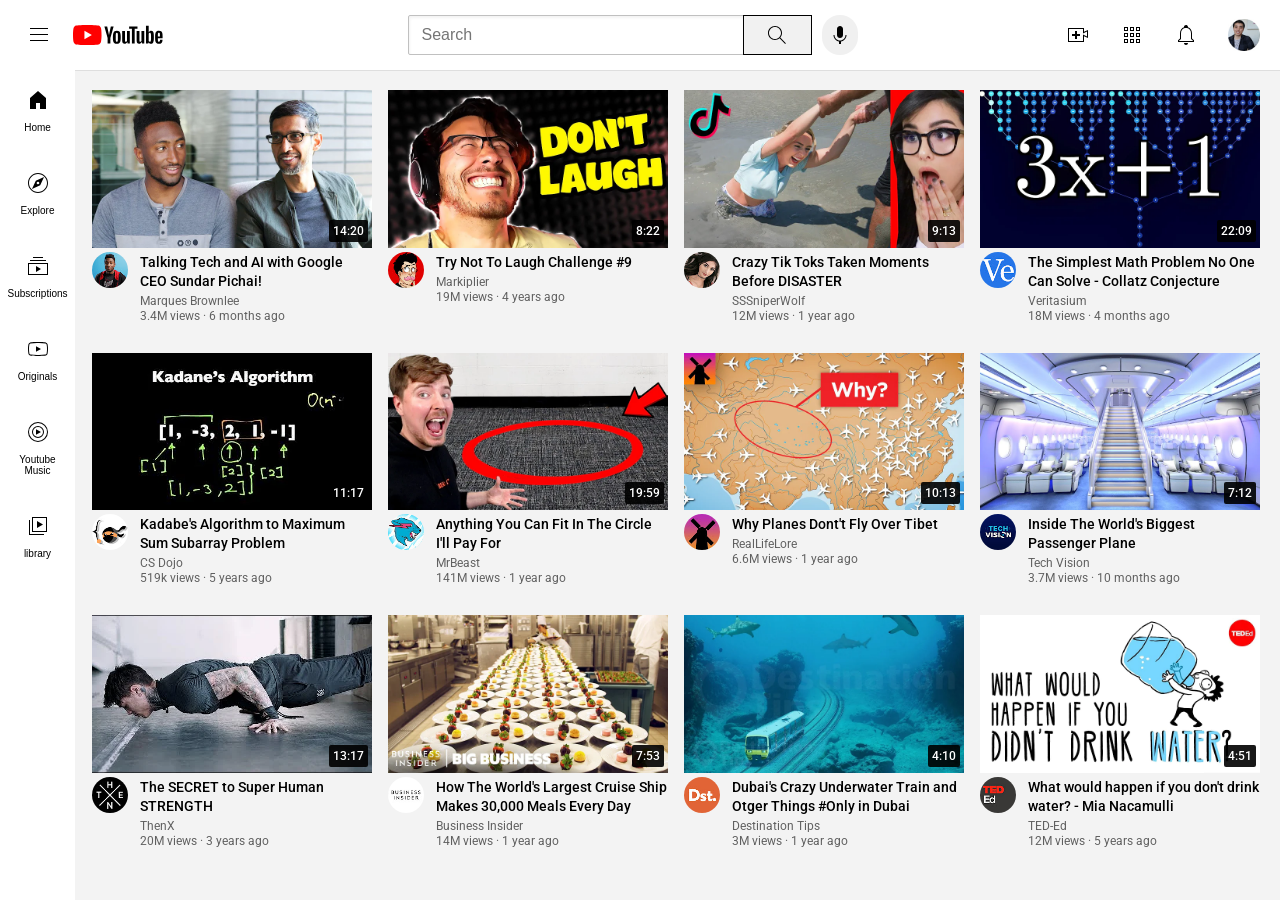
<file: index.html>
<!DOCTYPE html>
<html>
    <head>
        <title>YouTube</title>
            <link rel="preconnect" href="https://fonts.googleapis.com">
    <link rel="preconnect" href="https://fonts.gstatic.com" crossorigin>
    <link href="https://fonts.googleapis.com/css2?family=Roboto:ital,wght@0,100..900;1,100..900&display=swap" rel="stylesheet">
        <link rel="stylesheet" href="../css/youtube.css">
    </head>
    <body>

    <div class="header-main">
        <div class="left">  
            <img src="../Coding pics/hamburger-menu.svg" class="hamburger-image">
            <img src="../Coding pics/youtube-logo.svg" class="youtube-image">
        </div>
        <div class="middle">
            <input type="text" placeholder="Search" class="text-box"></input>
    
                <button class="button1">
                    <img src="../Coding pics/search.svg" class="magnifi-image">
                    <div class="search-tooltip">Search</div>
                </button>
            
    
                <button class="button2">
                    <img src="../Coding pics/voice-search-icon.svg" class="voicesearch-image">
                    <div class="voicesearch-tooltip">Search With Your Voice</div> 
                </button>
               
           
        </div>

        <div class="right">
            <div class="tooltip-button3">
                <img src="../Coding pics/upload.svg" class="upload-image">
                <div class="create">Create</div>
            </div>
            <div class="tooltip-button4">
                <img src="../Coding pics/youtube-apps.svg" class="apps-image">
                <div class="youtube-apps">Youtube Apps</div>
            </div>
            <div class="tooltip-button5">
                <img src="../Coding pics/notifications.svg" class="notification-image">
                <div class="Notifications">Notifications</div>
            </div>
            <img src="../Coding pics/my-channel.jpeg" class="mychannel-image">
        </div>
    </div>


    <div class="sidebar-main">
        <button class="b6">
            <img src="../Coding pics/home.svg" class="sidebar-image">
            <p>Home</p>
        </button>

        <button class="b5">
            <img src="../Coding pics/explore.svg" class="sidebar-image">
            <p>Explore</p>
        </button>

        <button class="b1">
            <img src="../Coding pics/subscriptions.svg" class="sidebar-image">
            <p>Subscriptions</p>
        </button>

        <button class="b2">
            <img src="../Coding pics/originals.svg" class="sidebar-image">
            <p>Originals</p>
        </button>

        <button class="b3">
            <img src="../Coding pics/youtube-music.svg" class="sidebar-image">
            <p>Youtube Music</p>
        </button>

        <button class="b4">
            <img src="../Coding pics/library.svg" class="sidebar-image">
            <p>library</p>
        </button>
    </div>

        
        <div class="main">
            
            
            <!-- This is section (1) -->
            <div class="full-section">
                <div class="video-thumbnail-time">
                    <a href="https://www.youtube.com/watch?v=n2RNcPRtAiY">
                        <img src="../Coding pics/thumbnail-1.webp" class="video-image">
                    </a>
                    <div class="video-time">14:20</div>
                </div>
                <div class="section2">
                    <div class="author-image-div">
                        <a href="https://www.youtube.com/c/mkbhd">
                            <img src="../Coding pics/channel-1.jpeg" class="author-image">
                        </a>
                    </div>
                    <div class="video-info">
                        <div class="line1">
                            <a href="https://www.youtube.com/watch?v=n2RNcPRtAiY" class="link-title">
                                Talking Tech and AI with Google CEO Sundar Pichai!
                            </a>    
                        </div>
                        <div class="line2">
                            <a href="https://www.youtube.com/c/mkbhd" class="link-channel">
                                Marques Brownlee
                            </a>
                        </div>
                        <div class="line3">3.4M views &#183; 6 months ago</div>  
                    </div>
                </div>
            </div>

            <!-- This is section (2) -->
            <div class="full-section">
                <div class="video-thumbnail-time">
                    <a href="https://www.youtube.com/watch?v=mP0RAo9SKZk">
                        <img src="../Coding pics/thumbnail-2.webp" class="video-image">
                    </a>
                    <div class="video-time">8:22</div>
                </div>
                <div class="section2">
                    <div class="author-image-div">
                        <a href="https://www.youtube.com/c/markiplier">
                            <img src="../Coding pics/channel-2.jpeg" class="author-image">
                        </a>
                    </div>
                    <div class="video-info">
                        <div class="line1">
                            <a href="https://www.youtube.com/watch?v=mP0RAo9SKZk" class="link-title">
                                Try Not To Laugh Challenge #9
                            </a>    
                        </div>
                        <div class="line2">
                            <a href="https://www.youtube.com/c/markiplier" class="link-channel">
                                Markiplier
                            </a>
                        </div>
                        <div class="line3"> 19M views &#183; 4 years ago</div>  
                    </div>
                </div>
            </div>

            <!-- This is section (3) -->
            <div class="full-section">
                <div class="video-thumbnail-time">
                    <a href="https://www.youtube.com/watch?v=FgjPQQeTh1w">
                        <img src="../Coding pics/thumbnail-3.webp" class="video-image">
                    </a>
                    <div class="video-time">9:13</div>
                </div>
                <div class="section2">
                    <div class="author-image-div">
                        <a href="https://www.youtube.com/user/SSSniperWolf">
                            <img src="../Coding pics/channel-3.jpeg" class="author-image">
                        </a>
                    </div>
                    <div class="video-info">
                        <div class="line1">
                            <a href="https://www.youtube.com/watch?v=FgjPQQeTh1w" class="link-title">
                                Crazy Tik Toks Taken Moments Before DISASTER
                            </a>    
                        </div>
                        <div class="line2">
                            <a href="https://www.youtube.com/user/SSSniperWolf" class="link-channel">
                                SSSniperWolf
                            </a>
                        </div>
                        <div class="line3"> 12M views &#183; 1 year ago</div>  
                    </div>
                </div>
            </div>

            <!-- This is section (4) -->
            <div class="full-section">
                <div class="video-thumbnail-time">
                    <a href="https://www.youtube.com/watch?v=094y1Z2wpJg">
                        <img src="../Coding pics/thumbnail-4.webp" class="video-image">
                    </a>
                    <div class="video-time">22:09</div>
                </div>
                <div class="section2">
                    <div class="author-image-div">
                        <a href="https://www.youtube.com/c/veritasium">
                            <img src="../Coding pics/channel-4.jpeg" class="author-image">
                        </a>
                    </div>
                    <div class="video-info">
                        <div class="line1">
                            <a href="https://www.youtube.com/watch?v=094y1Z2wpJg" class="link-title">
                                The Simplest Math Problem No One Can Solve - Collatz Conjecture
                            </a>    
                        </div>
                        <div class="line2">
                            <a href="https://www.youtube.com/c/veritasium" class="link-channel">
                                Veritasium
                            </a>
                        </div>
                        <div class="line3"> 18M views &#183; 4 months ago</div>  
                    </div>
                </div>
            </div>

            <!-- This is section (5) -->
            <div class="full-section">
                <div class="video-thumbnail-time">
                    <a href="https://www.youtube.com/watch?v=86CQq3pKSUw">
                        <img src="../Coding pics/thumbnail-5.webp" class="video-image">
                    </a>
                    <div class="video-time">11:17</div>
                </div>
                <div class="section2">
                    <div class="author-image-div">
                        <a href="https://www.youtube.com/c/CSDojo">
                            <img src="../Coding pics/channel-5.jpeg" class="author-image">
                        </a>
                    </div>
                    <div class="video-info">
                        <div class="line1">
                            <a href="https://www.youtube.com/watch?v=86CQq3pKSUw" class="link-title">
                                Kadabe's Algorithm to Maximum Sum Subarray Problem
                            </a>    
                        </div>
                        <div class="line2">
                            <a href="https://www.youtube.com/c/CSDojo" class="link-channel">
                                CS Dojo
                            </a>
                        </div>
                        <div class="line3"> 519k views &#183; 5 years ago</div>  
                    </div>
                </div>
            </div>

            <!-- This is section (6) -->
            <div class="full-section">
                <div class="video-thumbnail-time">
                    <a href="https://www.youtube.com/watch?v=yXWw0_UfSFg">
                        <img src="../Coding pics/thumbnail-6.webp" class="video-image">
                    </a>
                    <div class="video-time">19:59</div>
                </div>
                <div class="section2">
                    <div class="author-image-div">
                        <a href="https://www.youtube.com/channel/UCX6OQ3DkcsbYNE6H8uQQuVA">
                            <img src="../Coding pics/channel-6.jpeg" class="author-image">
                        </a>
                    </div>
                    <div class="video-info">
                        <div class="line1">
                            <a href="https://www.youtube.com/watch?v=yXWw0_UfSFg" class="link-title">
                                Anything You Can Fit In The Circle I'll Pay For
                            </a>    
                        </div>
                        <div class="line2">
                            <a href="https://www.youtube.com/channel/UCX6OQ3DkcsbYNE6H8uQQuVA" class="link-channel">
                                MrBeast
                            </a>
                        </div>
                        <div class="line3"> 141M views &#183; 1 year ago</div>  
                    </div>
                </div>
            </div>

            <!-- This is section (7) -->
            <div class="full-section">
                <div class="video-thumbnail-time">
                    <a href="https://www.youtube.com/watch?v=fNVa1qMbF9Y">
                        <img src="../Coding pics/thumbnail-7.webp" class="video-image">
                    </a>
                    <div class="video-time">10:13</div>
                </div>
                <div class="section2">
                    <div class="author-image-div">
                        <a href="https://www.youtube.com/channel/UCP5tjEmvPItGyLhmjdwP7Ww">
                            <img src="../Coding pics/channel-7.jpeg" class="author-image">
                        </a>
                    </div>
                    <div class="video-info">
                        <div class="line1">
                            <a href="https://www.youtube.com/watch?v=fNVa1qMbF9Y" class="link-title">
                                Why Planes Dont't Fly Over Tibet
                            </a>    
                        </div>
                        <div class="line2">
                            <a href="https://www.youtube.com/channel/UCP5tjEmvPItGyLhmjdwP7Ww" class="link-channel">
                                RealLifeLore
                            </a>
                        </div>
                        <div class="line3"> 6.6M views &#183; 1 year ago</div>  
                    </div>
                </div>
            </div>

            <!-- This is section (8) -->
            <div class="full-section">
                <div class="video-thumbnail-time">
                    <a href="https://www.youtube.com/watch?v=lFm4EM1juls">
                        <img src="../Coding pics/thumbnail-8.webp" class="video-image">
                    </a>
                    <div class="video-time">7:12</div>
                </div>
                <div class="section2">
                    <div class="author-image-div">
                        <a href="https://www.youtube.com/channel/UCHAK6CyegY22Zj2GWrcaIxg">
                            <img src="../Coding pics/channel-8.jpeg" class="author-image">
                        </a>
                    </div>
                    <div class="video-info">
                        <div class="line1">
                            <a href="https://www.youtube.com/watch?v=lFm4EM1juls" class="link-title">
                                Inside The World's Biggest Passenger Plane
                            </a>    
                        </div>
                        <div class="line2">
                            <a href="https://www.youtube.com/channel/UCHAK6CyegY22Zj2GWrcaIxg" class="link-channel">
                                Tech Vision
                            </a>
                        </div>
                        <div class="line3"> 3.7M views &#183; 10 months ago</div>  
                    </div>
                </div>
            </div>

            <!-- This is section (9) -->
            <div class="full-section">
                <div class="video-thumbnail-time">
                    <a href="https://www.youtube.com/watch?v=ixmxOlcrlUc">
                        <img src="../Coding pics/thumbnail-9.webp" class="video-image">
                    </a>
                    <div class="video-time">13:17</div>
                </div>
                <div class="section2">
                    <div class="author-image-div">
                        <a href="https://www.youtube.com/c/OFFICIALTHENXSTUDIOS">
                            <img src="../Coding pics/channel-9.jpeg" class="author-image">
                        </a>
                    </div>
                    <div class="video-info">
                        <div class="line1">
                            <a href="https://www.youtube.com/watch?v=ixmxOlcrlUc" class="link-title">
                                The SECRET to Super Human STRENGTH
                            </a>    
                        </div>
                        <div class="line2">
                            <a href="https://www.youtube.com/c/OFFICIALTHENXSTUDIOS" class="link-channel">
                                ThenX
                            </a>
                        </div>
                        <div class="line3"> 20M views &#183; 3 years ago</div>  
                    </div>
                </div>
            </div>

            <!-- This is section (10) -->
            <div class="full-section">
                <div class="video-thumbnail-time">
                    <a href="https://www.youtube.com/watch?v=R2vXbFp5C9o">
                        <img src="../Coding pics/thumbnail-10.webp" class="video-image">
                    </a>
                    <div class="video-time">7:53</div>
                </div>
                <div class="section2">
                    <div class="author-image-div">
                        <a href="https://www.youtube.com/user/businessinsider">
                            <img src="../Coding pics/channel-10.jpeg" class="author-image">
                        </a>
                    </div>
                    <div class="video-info">
                        <div class="line1">
                            <a href="https://www.youtube.com/watch?v=R2vXbFp5C9o" class="link-title">
                                How The World's Largest Cruise Ship Makes 30,000 Meals Every Day
                            </a>    
                        </div>
                        <div class="line2">
                            <a href="https://www.youtube.com/user/businessinsider" class="link-channel">
                                Business Insider
                            </a>
                        </div>
                        <div class="line3">14M views &#183; 1 year ago</div>  
                    </div>
                </div>
            </div>

            <!-- This is section (11) -->
            <div class="full-section">
                <div class="video-thumbnail-time">
                    <a href="https://www.youtube.com/watch?v=0nZuYyXET3s">
                        <img src="../Coding pics/thumbnail-11.webp" class="video-image">
                    </a>
                    <div class="video-time">4:10</div>
                </div>
                <div class="section2">
                    <div class="author-image-div">
                        <a href="https://www.youtube.com/c/Destinationtips">
                            <img src="../Coding pics/channel-11.jpeg" class="author-image">
                        </a>
                    </div>
                    <div class="video-info">
                        <div class="line1">
                            <a href="https://www.youtube.com/watch?v=0nZuYyXET3s" class="link-title">
                                Dubai's Crazy Underwater Train and Otger Things #Only in Dubai
                            </a>    
                        </div>
                        <div class="line2">
                            <a href="https://www.youtube.com/c/Destinationtips" class="link-channel">
                                Destination Tips
                            </a>
                        </div>
                        <div class="line3"> 3M views &#183; 1 year ago</div>  
                    </div>
                </div>
            </div>

            <!-- This is section (12) -->
            <div class="full-section">
                <div class="video-thumbnail-time">
                    <a href="https://www.youtube.com/watch?v=9iMGFqMmUFs">
                        <img src="../Coding pics/thumbnail-12.webp" class="video-image">
                    </a>
                    <div class="video-time">4:51</div>
                </div>
                <div class="section2">
                    <div class="author-image-div">
                        <a href="https://www.youtube.com/teded">
                            <img src="../Coding pics/channel-12.jpeg" class="author-image">
                        </a>
                    </div>
                    <div class="video-info">
                        <div class="line1">
                            <a href="https://www.youtube.com/watch?v=9iMGFqMmUFs" class="link-title">
                                What would happen if you don't drink water? - Mia Nacamulli
                            </a>    
                        </div>
                        <div class="line2">
                            <a href="https://www.youtube.com/teded" class="link-channel">
                                TED-Ed
                            </a>
                        </div>
                        <div class="line3">12M views &#183; 5 years ago</div>  
                    </div>
                </div>
            </div>




        </div>
    
    
    </body>
</html>
</file>
<file: css/youtube.css>
body {
    font-family: roboto;
    background-color: rgb(243, 243, 243);
    margin: 0px;
}

img {
    cursor: pointer;
}

.main {
    margin-top: 20px;
    margin-left: 92px;
    margin-right: 20px;
    display: grid;
    grid-template-columns: 1fr 1fr 1fr;
    row-gap: 30px;
    column-gap: 16px;
}

@media(min-width: 0px) and (max-width: 600px) {
    .main {
        grid-template-columns: 1fr ;
    }
}
@media(min-width: 601px) and (max-width: 900px) {
    .main {
        grid-template-columns: 1fr 1fr;
    }
}
@media(min-width: 901px) and (max-width:1200px) {
    .main {
        grid-template-columns: 1fr 1fr 1fr;
    }
}
@media(min-width: 1201px) and (max-width:2000px) {
    .main {
        grid-template-columns: 1fr 1fr 1fr 1fr;
    }
}

.video-image {
    height: 100%;
    width: 100%;
    object-fit: cover;
    object-position: center;
    aspect-ratio: 16/9;
}

.author-image {
    height: 36px;
    width: 36px;
    object-fit: cover;
    object-position: center;
    border-radius: 50px;
    margin-right: 12px;
}

.link-title {
    font-size: 14px;
    font-weight: 500;
    text-decoration: none;
    color: black;
}

.link-channel {
    text-decoration: none;
    color: rgb(96, 96, 96);
    font-size: 12px;
}
.line1 {
    height: px;
    width: px;
}
.line3 {
    color: rgb(96, 96, 96);
    font-size: 12px;
}
.video-thumbnail-time {
    position: relative;
    display: inline-block;
}
.video-time {
    background-color: rgba(0,0,0,0.9);
    color: white;
    font-weight: 500;
    font-size: 12px;
    padding: 4px;
    border-radius: 2px;
    right: 4px;
    bottom: 10px;
    position: absolute;
}
.section2 {
    display: flex;
}

.hamburger-image {
    width: 24px;
    height: 24px;
    object-fit: cover;
    object-position: center;
    flex: 0;
    margin-right: 22px;
    margin-left: 10px;
}


.youtube-image {
    height: 20px;
    width: 90px;
    margin-right: 66px;
    flex: 0;
}

.mychannel-image {
    height: 32px;
    width: 32px;
    margin-right: 20px;
}

.text-box {
    color: rgb(18, 18, 18); 
    height: 36px;
    border-radius: 2px;
    border-top-right-radius: 0px;
    border-bottom-right-radius: 0px;
    box-shadow: inset 1px 2px 3px rgba(0,0,0,0.05);
    border-width: 1px;
    border-style: solid;
    border-color: rgb(192,192,192);
    padding-left: 13px;
    font-size: 16px;
    font-weight: 300;
    width: 100%;
    max-width: 350px;
}

.text-box:focus {
    outline: none;
}

.text-box:focus {
  box-shadow: inset 0 0 0 2px rgb(6, 95, 212);
}

.button1 {
    height: 40px;
    width: 90px;
    border-style: solid;
    border-width: 1px;
    background-color: rgb(241, 241, 241);
    margin-left: -1px;
    display: flex;
    align-items: center;
    justify-content: center;
    transition: 0.15s;
}

.button1:hover {
    background-color: rgb(230, 230, 230);
}

.button2 {
    width: 40px;
    height: 40px;
    margin-left: 10px;
    border-radius: 50px;
    border: none;
    background-color: rgb(240, 240, 240);
    display: flex;
    align-items: center;
    justify-content: center;
    transition: 0.15s;
}

.header-main {
    display: flex;
    background-color: white;
    justify-content: space-between;
    align-items: center;
    position: sticky;
    top: 0px;
    left: 0px;
    right: 0px;
    z-index: 100;
    height: 70px;
    box-shadow: 0px 0px 1px rgba(0,0,0,0.5);
}

.left {
    margin-left:17px;
    align-items: center;
    display: flex;
    justify-content: center;
}

.middle {
    display: flex;
    justify-content: center;
    margin-right: 30px;
    max-width: 450px;
    flex: 1;
}

.right {
    display: flex;
    align-items: center;
    justify-content: center;
    gap: 30px;
}

.sidebar-main {
    display: flex;
    flex-direction: column;
    align-items: center;
    justify-content:top;
    position: fixed;
    background-color: white;
    width: 75px;
    left: 0px;
    top: 70px;
    bottom: 0px;
    z-index: 200;
}

.sidebar-image {
    height: 24px;
    width: 24px;
    object-fit: cover;
    object-position: center;
}


p {
    font-size: 10px;
}

.b1,.b2,.b3,.b4,.b5,.b6 {
    display: flex;
    flex-direction: column;
    justify-content: center;
    align-items: center;
    width: 75px;
    border-radius: 0px;
    background-color: white;
    border: none;
    padding-top: 18px;
    padding-bottom: 10px;
    transition: 0.15s;
}


.b1:hover {
    background-color: rgb(194, 194, 194);
}

.b2:hover {
    background-color: rgb(194, 194, 194);
}

.b3:hover {
    background-color: rgb(194, 194, 194);
}

.b4:hover {
    background-color: rgb(194, 194, 194);
}

.b5:hover {
    background-color: rgb(194, 194, 194);
}

.b6:hover {
    background-color: rgb(194, 194, 194);
}


button:active {
    opacity: 0.7;
}

.upload-image {
    width: 24px;
    height: 24px;
    object-fit: cover;
    object-position: center;
}

.apps-image {
    width: 24px;
    height: 24px;
    object-fit: cover;
    object-position: center;
}

.notification-image {
    width: 24px;
    height: 24px;
    object-fit: cover;
    object-position: center;
}

.magnifi-image {
    width: 24px;
    height: 24px;
    object-fit: cover;
    object-position: center;
}

.voicesearch-image {
    width: 24px;
    height: 24px;
    object-fit: cover;
    object-position: center;
}

.button1 {
    position: relative;
}

.button2 {
    position: relative;
}

.button1 .search-tooltip {
    position: absolute;
    background-color: black;
    color: white;
    padding: 7px;
    bottom: -33px;
    font-size: 13px;
    border-radius: 3px;
    opacity: 0;
    pointer-events: none;
    transition: 0.15s;
}

.button1:hover .search-tooltip {
    opacity: 0.7;
}

.button2 .voicesearch-tooltip {
    position: absolute;
    background-color: black;
    width: 150px;
    color: white;
    padding: 7px;
    bottom: -33px;
    font-size: 13px;
    border-radius: 3px;
    opacity: 0;
    pointer-events: none;
    transition: 0.15s;
}

.button2:hover .voicesearch-tooltip {
    opacity: 0.7;
}

.tooltip-button3, .tooltip-button4, .tooltip-button5 {
    position: relative;
    display: flex;
    align-items: center;
    justify-content: center;
}

.tooltip-button3 .create,.tooltip-button5 .Notifications {
    position: absolute;
    background-color: black;
    color: white;
    padding: 7px;
    bottom: -33px;
    font-size: 13px;
    border-radius: 3px;
    opacity: 0;
    pointer-events: none;
    transition: 0.15s;
}

.tooltip-button3:hover .create, .tooltip-button4:hover .youtube-apps, .tooltip-button5:hover .Notifications {
    opacity: 0.7;
}

.tooltip-button4 .youtube-apps {
    position: absolute;
    background-color: black;
    color: white;
    padding: 7px;
    bottom: -33px;
    width: 81px;
    font-size: 13px;
    border-radius: 3px;
    opacity: 0;
    pointer-events: none;
    transition: 0.15s;
}
</file>
